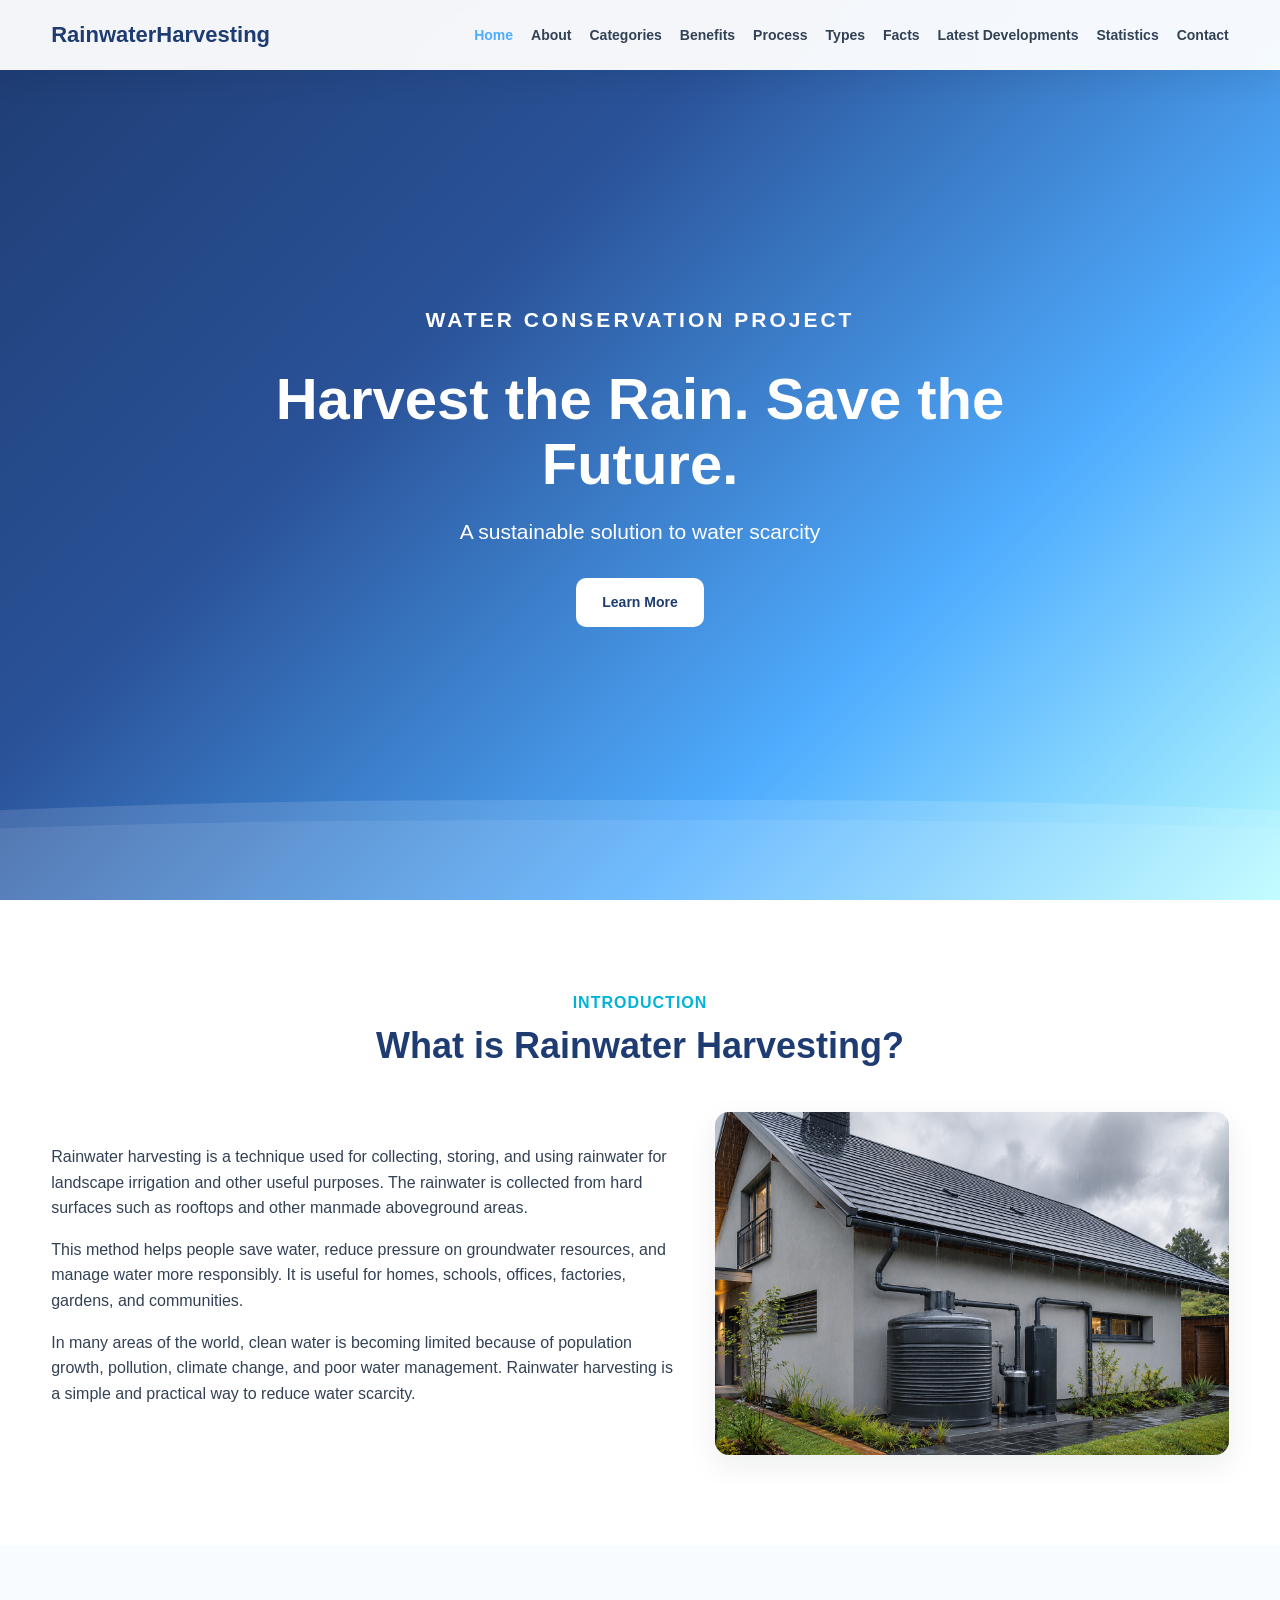
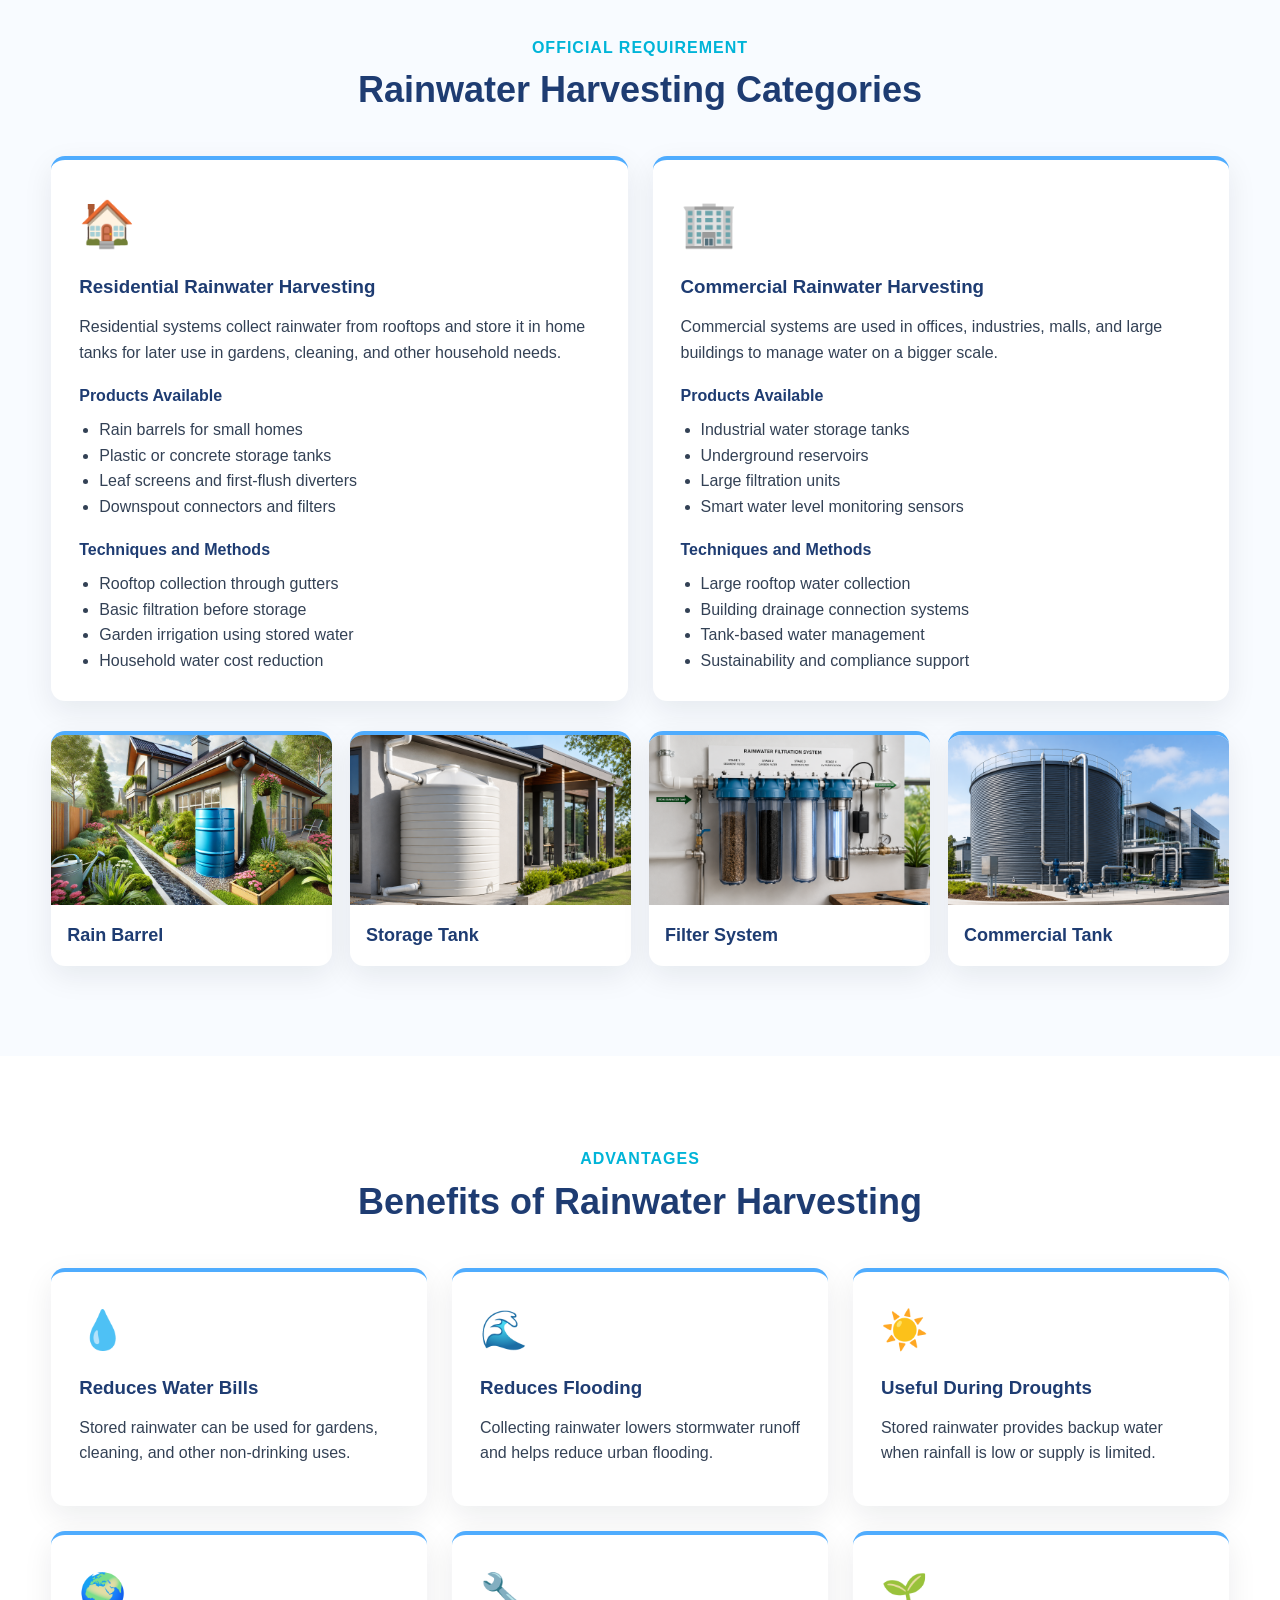
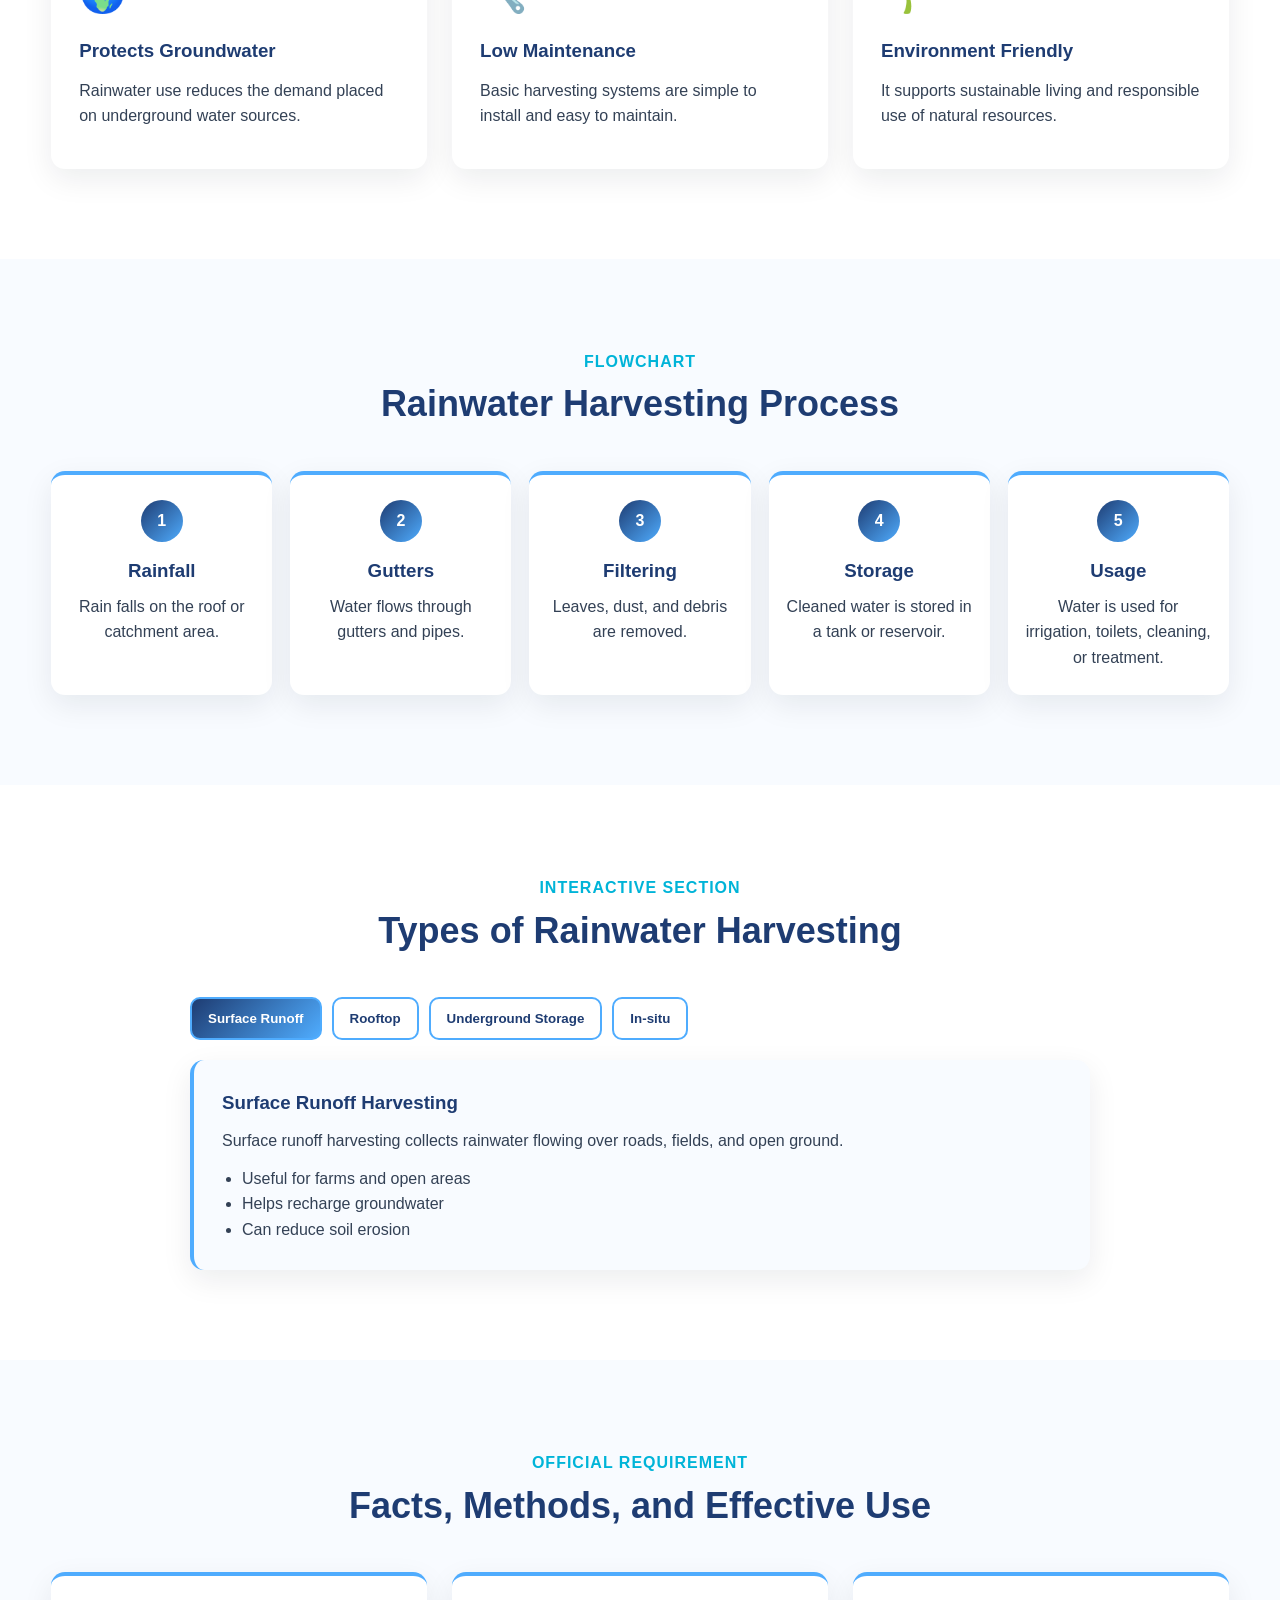
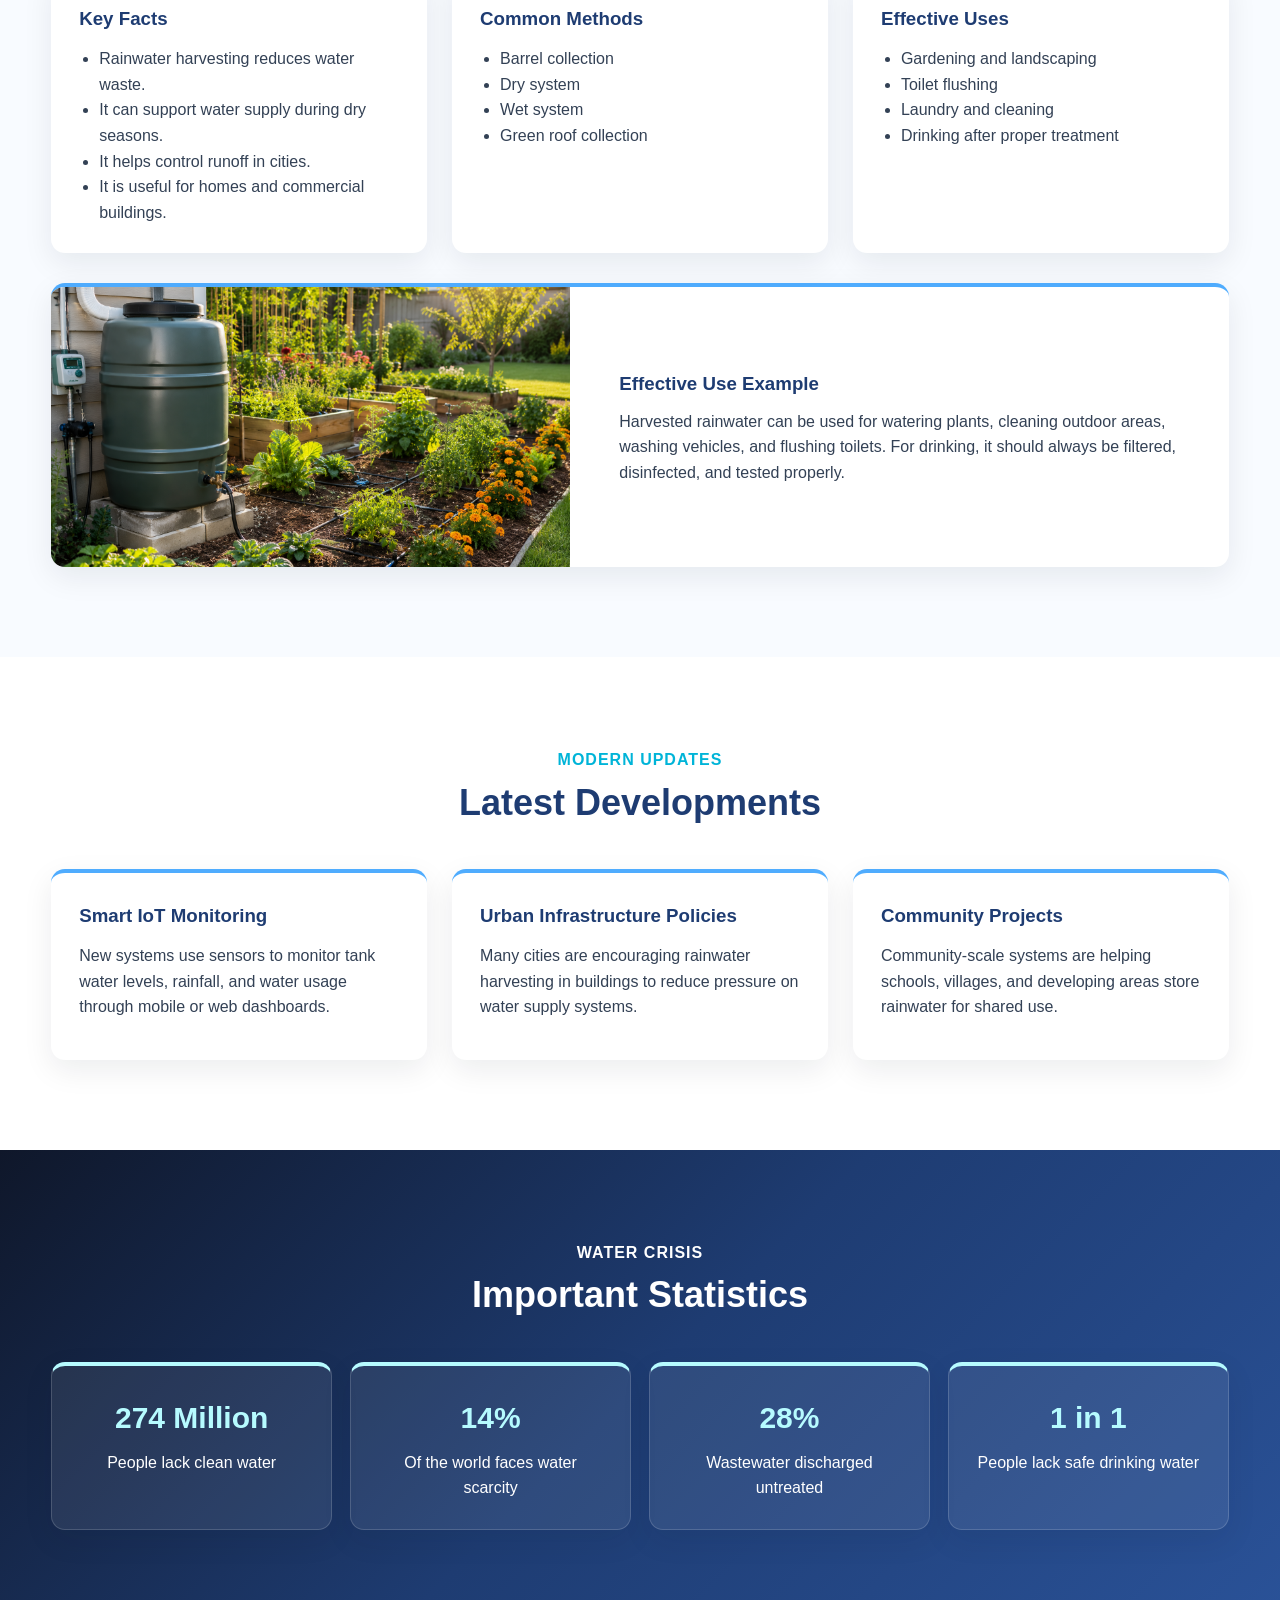
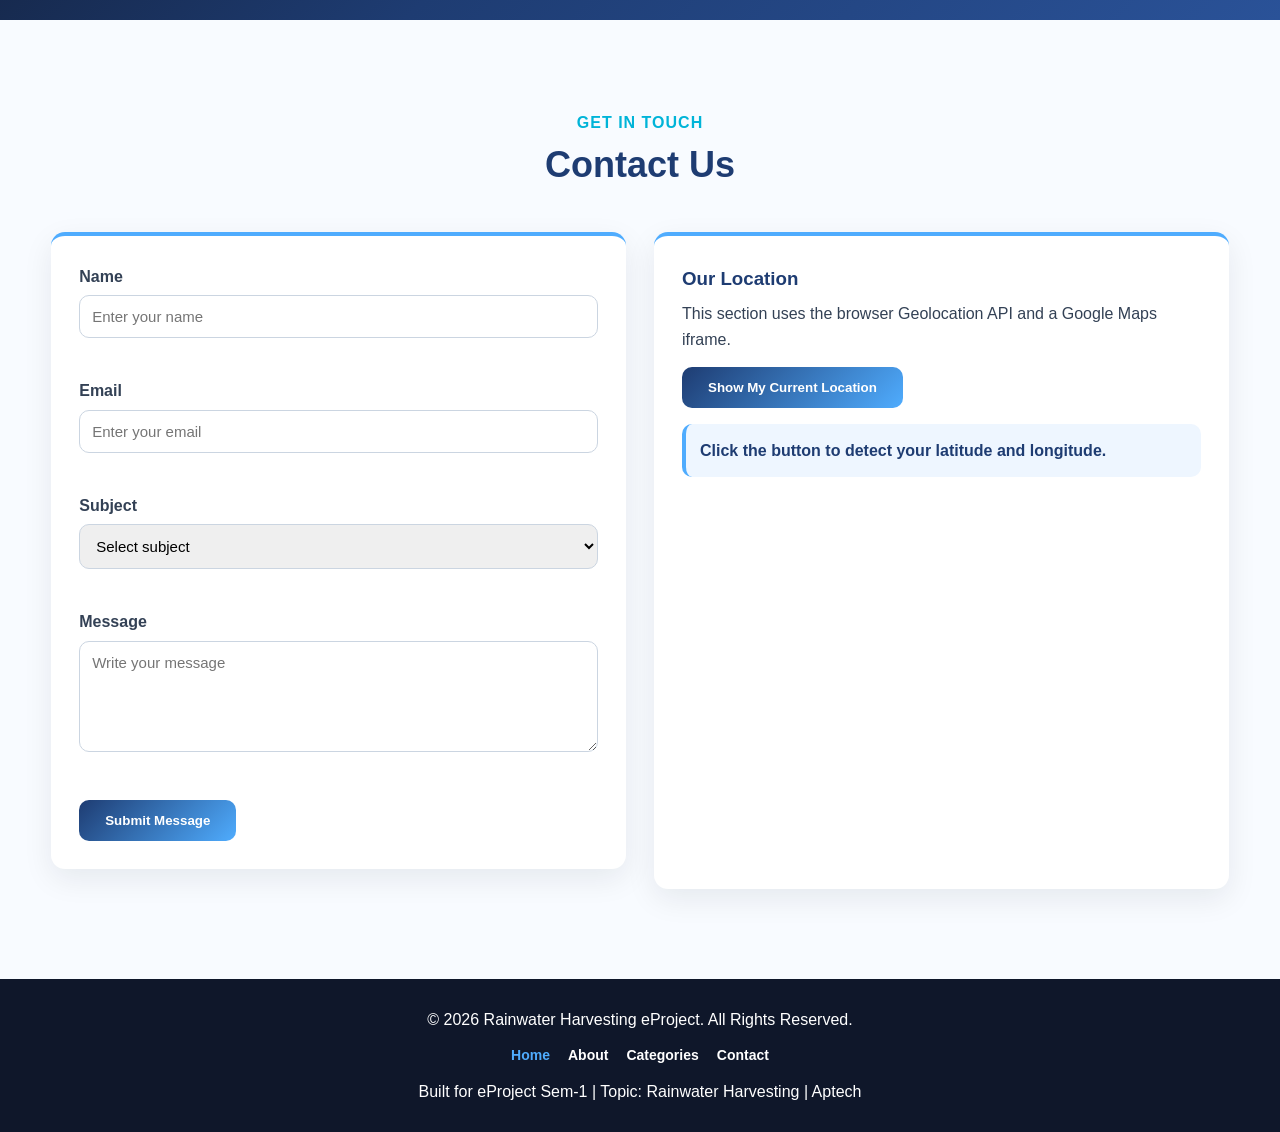
<file: index.html>
<!DOCTYPE html>
<html lang="en">

<head>
    <meta charset="UTF-8">
    <meta name="viewport" content="width=device-width, initial-scale=1.0">
    <title>Rainwater Harvesting eProject | Aptech Learning</title>
    <link rel="icon" type="image/svg+xml" href="assets/favicon.svg" />
    <meta name="description" content="A responsive Aptech rainwater harvesting eProject with educational sections, tabs, counters, contact form, geolocation, and Google Maps.">
    <link rel="canonical" href="https://fazal305.github.io/rainwater-harvesting-eproject/">

    <meta property="og:type" content="website">
    <meta property="og:url" content="https://fazal305.github.io/rainwater-harvesting-eproject/">
    <meta property="og:title" content="Rainwater Harvesting eProject | Aptech Learning">
    <meta property="og:description" content="A responsive Aptech rainwater harvesting eProject with educational sections, tabs, counters, contact form, geolocation, and Google Maps.">

    <meta name="twitter:card" content="summary_large_image">
    <meta name="twitter:title" content="Rainwater Harvesting eProject | Aptech Learning">
    <meta name="twitter:description" content="A responsive Aptech rainwater harvesting eProject with educational sections, tabs, counters, contact form, geolocation, and Google Maps.">

    <link rel="stylesheet" href="styles.css">
</head>

<body>

    <!-- Navigation Bar -->
    <header class="header">
        <nav class="navbar">
            <a href="#home" class="logo">RainwaterHarvesting</a>

            <button class="hamburger" id="hamburger" aria-label="Open navigation menu">
                ☰
            </button>

            <ul class="nav-links" id="navLinks">
                <li><a href="#home" class="nav-link active">Home</a></li>
                <li><a href="#about" class="nav-link">About</a></li>
                <li><a href="#categories" class="nav-link">Categories</a></li>
                <li><a href="#benefits" class="nav-link">Benefits</a></li>
                <li><a href="#process" class="nav-link">Process</a></li>
                <li><a href="#types" class="nav-link">Types</a></li>
                <li><a href="#facts" class="nav-link">Facts</a></li>
                <li><a href="#developments" class="nav-link">Latest Developments</a></li>
                <li><a href="#statistics" class="nav-link">Statistics</a></li>
                <li><a href="#contact" class="nav-link">Contact</a></li>
            </ul>
        </nav>
    </header>

    <!-- Hero Section -->
    <section class="hero section" id="home">
        <div class="hero-content">
            <p class="hero-tagline">Water Conservation Project</p>
            <h1>Harvest the Rain. Save the Future.</h1>
            <p>A sustainable solution to water scarcity</p>
            <a href="#about" class="btn primary-btn nav-link">Learn More</a>
        </div>
    </section>

    <!-- About Section -->
    <section class="about section" id="about">
        <div class="container">
            <div class="section-heading">
                <p class="small-title">Introduction</p>
                <h2>What is Rainwater Harvesting?</h2>
            </div>

            <div class="two-column">
                <div class="text-content">
                    <p>
                        Rainwater harvesting is a technique used for collecting, storing, and using rainwater
                        for landscape irrigation and other useful purposes. The rainwater is collected from
                        hard surfaces such as rooftops and other manmade aboveground areas.
                    </p>

                    <p>
                        This method helps people save water, reduce pressure on groundwater resources, and
                        manage water more responsibly. It is useful for homes, schools, offices, factories,
                        gardens, and communities.
                    </p>

                    <p>
                        In many areas of the world, clean water is becoming limited because of population
                        growth, pollution, climate change, and poor water management. Rainwater harvesting
                        is a simple and practical way to reduce water scarcity.
                    </p>
                </div>

                <div class="image-box">
                    <img src="images/rooftop-harvesting.jpg" alt="Rooftop rainwater harvesting system">
                </div>
            </div>
        </div>
    </section>

    <!-- Categories Section -->
    <section class="categories section" id="categories">
        <div class="container">
            <div class="section-heading">
                <p class="small-title">Official Requirement</p>
                <h2>Rainwater Harvesting Categories</h2>
            </div>

            <div class="card-grid two-card-grid">
                <article class="info-card">
                    <div class="card-icon">🏠</div>
                    <h3>Residential Rainwater Harvesting</h3>
                    <p>
                        Residential systems collect rainwater from rooftops and store it in home tanks
                        for later use in gardens, cleaning, and other household needs.
                    </p>

                    <h4>Products Available</h4>
                    <ul>
                        <li>Rain barrels for small homes</li>
                        <li>Plastic or concrete storage tanks</li>
                        <li>Leaf screens and first-flush diverters</li>
                        <li>Downspout connectors and filters</li>
                    </ul>

                    <h4>Techniques and Methods</h4>
                    <ul>
                        <li>Rooftop collection through gutters</li>
                        <li>Basic filtration before storage</li>
                        <li>Garden irrigation using stored water</li>
                        <li>Household water cost reduction</li>
                    </ul>
                </article>

                <article class="info-card">
                    <div class="card-icon">🏢</div>
                    <h3>Commercial Rainwater Harvesting</h3>
                    <p>
                        Commercial systems are used in offices, industries, malls, and large buildings
                        to manage water on a bigger scale.
                    </p>

                    <h4>Products Available</h4>
                    <ul>
                        <li>Industrial water storage tanks</li>
                        <li>Underground reservoirs</li>
                        <li>Large filtration units</li>
                        <li>Smart water level monitoring sensors</li>
                    </ul>

                    <h4>Techniques and Methods</h4>
                    <ul>
                        <li>Large rooftop water collection</li>
                        <li>Building drainage connection systems</li>
                        <li>Tank-based water management</li>
                        <li>Sustainability and compliance support</li>
                    </ul>
                </article>
            </div>

            <div class="image-gallery">
                <div class="gallery-card">
                    <img src="images/rain-barrel.jpg" alt="Rain barrel for residential use">
                    <h3>Rain Barrel</h3>
                </div>

                <div class="gallery-card">
                    <img src="images/storage-tank.jpg" alt="Water storage tank">
                    <h3>Storage Tank</h3>
                </div>

                <div class="gallery-card">
                    <img src="images/filter-system.jpg" alt="Rainwater filter system">
                    <h3>Filter System</h3>
                </div>

                <div class="gallery-card">
                    <img src="images/commercial-tank.jpg" alt="Commercial rainwater harvesting tank">
                    <h3>Commercial Tank</h3>
                </div>
            </div>
        </div>
    </section>

    <!-- Benefits Section -->
    <section class="benefits section" id="benefits">
        <div class="container">
            <div class="section-heading">
                <p class="small-title">Advantages</p>
                <h2>Benefits of Rainwater Harvesting</h2>
            </div>

            <div class="card-grid benefit-grid">
                <article class="benefit-card">
                    <span>💧</span>
                    <h3>Reduces Water Bills</h3>
                    <p>Stored rainwater can be used for gardens, cleaning, and other non-drinking uses.</p>
                </article>

                <article class="benefit-card">
                    <span>🌊</span>
                    <h3>Reduces Flooding</h3>
                    <p>Collecting rainwater lowers stormwater runoff and helps reduce urban flooding.</p>
                </article>

                <article class="benefit-card">
                    <span>☀️</span>
                    <h3>Useful During Droughts</h3>
                    <p>Stored rainwater provides backup water when rainfall is low or supply is limited.</p>
                </article>

                <article class="benefit-card">
                    <span>🌍</span>
                    <h3>Protects Groundwater</h3>
                    <p>Rainwater use reduces the demand placed on underground water sources.</p>
                </article>

                <article class="benefit-card">
                    <span>🔧</span>
                    <h3>Low Maintenance</h3>
                    <p>Basic harvesting systems are simple to install and easy to maintain.</p>
                </article>

                <article class="benefit-card">
                    <span>🌱</span>
                    <h3>Environment Friendly</h3>
                    <p>It supports sustainable living and responsible use of natural resources.</p>
                </article>
            </div>
        </div>
    </section>

    <!-- Process Section -->
    <section class="process section" id="process">
        <div class="container">
            <div class="section-heading">
                <p class="small-title">Flowchart</p>
                <h2>Rainwater Harvesting Process</h2>
            </div>

            <div class="process-flow">
                <div class="process-step">
                    <span>1</span>
                    <h3>Rainfall</h3>
                    <p>Rain falls on the roof or catchment area.</p>
                </div>

                <div class="process-step">
                    <span>2</span>
                    <h3>Gutters</h3>
                    <p>Water flows through gutters and pipes.</p>
                </div>

                <div class="process-step">
                    <span>3</span>
                    <h3>Filtering</h3>
                    <p>Leaves, dust, and debris are removed.</p>
                </div>

                <div class="process-step">
                    <span>4</span>
                    <h3>Storage</h3>
                    <p>Cleaned water is stored in a tank or reservoir.</p>
                </div>

                <div class="process-step">
                    <span>5</span>
                    <h3>Usage</h3>
                    <p>Water is used for irrigation, toilets, cleaning, or treatment.</p>
                </div>
            </div>
        </div>
    </section>

    <!-- Types Section -->
    <section class="types section" id="types">
        <div class="container">
            <div class="section-heading">
                <p class="small-title">Interactive Section</p>
                <h2>Types of Rainwater Harvesting</h2>
            </div>

            <div class="tabs">
                <div class="tab-buttons">
                    <button class="tab-btn active" data-tab="surface">Surface Runoff</button>
                    <button class="tab-btn" data-tab="rooftop">Rooftop</button>
                    <button class="tab-btn" data-tab="underground">Underground Storage</button>
                    <button class="tab-btn" data-tab="insitu">In-situ</button>
                </div>

                <div class="tab-content active" id="surface">
                    <h3>Surface Runoff Harvesting</h3>
                    <p>Surface runoff harvesting collects rainwater flowing over roads, fields, and open ground.</p>
                    <ul>
                        <li>Useful for farms and open areas</li>
                        <li>Helps recharge groundwater</li>
                        <li>Can reduce soil erosion</li>
                    </ul>
                </div>

                <div class="tab-content" id="rooftop">
                    <h3>Rooftop Rainwater Harvesting</h3>
                    <p>Rooftop harvesting collects water from roofs and sends it through pipes into tanks.</p>
                    <ul>
                        <li>Best for homes and buildings</li>
                        <li>Simple and affordable setup</li>
                        <li>Can be used for gardens and cleaning</li>
                    </ul>
                </div>

                <div class="tab-content" id="underground">
                    <h3>Underground Storage Systems</h3>
                    <p>Underground tanks store collected rainwater below the ground to save space.</p>
                    <ul>
                        <li>Good for large storage needs</li>
                        <li>Keeps water cooler</li>
                        <li>Protects tanks from sunlight</li>
                    </ul>
                </div>

                <div class="tab-content" id="insitu">
                    <h3>In-situ Rainwater Harvesting</h3>
                    <p>In-situ harvesting stores rainwater directly in the soil where it falls.</p>
                    <ul>
                        <li>Useful for agriculture</li>
                        <li>Improves soil moisture</li>
                        <li>Supports crop growth</li>
                    </ul>
                </div>
            </div>
        </div>
    </section>

    <!-- Facts and Methods Section -->
    <section class="facts section" id="facts">
        <div class="container">
            <div class="section-heading">
                <p class="small-title">Official Requirement</p>
                <h2>Facts, Methods, and Effective Use</h2>
            </div>

            <div class="three-column">
                <article class="info-card">
                    <h3>Key Facts</h3>
                    <ul>
                        <li>Rainwater harvesting reduces water waste.</li>
                        <li>It can support water supply during dry seasons.</li>
                        <li>It helps control runoff in cities.</li>
                        <li>It is useful for homes and commercial buildings.</li>
                    </ul>
                </article>

                <article class="info-card">
                    <h3>Common Methods</h3>
                    <ul>
                        <li>Barrel collection</li>
                        <li>Dry system</li>
                        <li>Wet system</li>
                        <li>Green roof collection</li>
                    </ul>
                </article>

                <article class="info-card">
                    <h3>Effective Uses</h3>
                    <ul>
                        <li>Gardening and landscaping</li>
                        <li>Toilet flushing</li>
                        <li>Laundry and cleaning</li>
                        <li>Drinking after proper treatment</li>
                    </ul>
                </article>
            </div>

            <div class="wide-image-card">
                <img src="images/garden-irrigation.jpg" alt="Garden irrigation using harvested rainwater">
                <div>
                    <h3>Effective Use Example</h3>
                    <p>
                        Harvested rainwater can be used for watering plants, cleaning outdoor areas,
                        washing vehicles, and flushing toilets. For drinking, it should always be filtered,
                        disinfected, and tested properly.
                    </p>
                </div>
            </div>
        </div>
    </section>

    <!-- Latest Developments Section -->
    <section class="developments section" id="developments">
        <div class="container">
            <div class="section-heading">
                <p class="small-title">Modern Updates</p>
                <h2>Latest Developments</h2>
            </div>

            <div class="card-grid three-card-grid">
                <article class="development-card">
                    <h3>Smart IoT Monitoring</h3>
                    <p>
                        New systems use sensors to monitor tank water levels, rainfall, and water usage
                        through mobile or web dashboards.
                    </p>
                </article>

                <article class="development-card">
                    <h3>Urban Infrastructure Policies</h3>
                    <p>
                        Many cities are encouraging rainwater harvesting in buildings to reduce pressure
                        on water supply systems.
                    </p>
                </article>

                <article class="development-card">
                    <h3>Community Projects</h3>
                    <p>
                        Community-scale systems are helping schools, villages, and developing areas store
                        rainwater for shared use.
                    </p>
                </article>
            </div>
        </div>
    </section>

    <!-- Statistics Section -->
    <section class="statistics section" id="statistics">
        <div class="container">
            <div class="section-heading light-heading">
                <p class="small-title">Water Crisis</p>
                <h2>Important Statistics</h2>
            </div>

            <div class="stats-grid">
                <div class="stat-box">
                    <h3><span class="counter" data-target="785">0</span> Million</h3>
                    <p>People lack clean water</p>
                </div>

                <div class="stat-box">
                    <h3><span class="counter" data-target="40">0</span>%</h3>
                    <p>Of the world faces water scarcity</p>
                </div>

                <div class="stat-box">
                    <h3><span class="counter" data-target="80">0</span>%</h3>
                    <p>Wastewater discharged untreated</p>
                </div>

                <div class="stat-box">
                    <h3>1 in <span class="counter" data-target="3">0</span></h3>
                    <p>People lack safe drinking water</p>
                </div>
            </div>
        </div>
    </section>

    <!-- Contact and Geolocation Section -->
    <section class="contact section" id="contact">
        <div class="container">
            <div class="section-heading">
                <p class="small-title">Get in Touch</p>
                <h2>Contact Us</h2>
            </div>

            <div class="contact-layout">
                <div class="contact-form-box">
                    <form id="contactForm" novalidate>
                        <div class="form-group">
                            <label for="name">Name</label>
                            <input type="text" id="name" name="name" placeholder="Enter your name">
                            <small class="error-message" id="nameError"></small>
                        </div>

                        <div class="form-group">
                            <label for="email">Email</label>
                            <input type="email" id="email" name="email" placeholder="Enter your email">
                            <small class="error-message" id="emailError"></small>
                        </div>

                        <div class="form-group">
                            <label for="subject">Subject</label>
                            <select id="subject" name="subject">
                                <option value="">Select subject</option>
                                <option value="General Query">General Query</option>
                                <option value="Technical Query">Technical Query</option>
                                <option value="Project Collaboration">Project Collaboration</option>
                            </select>
                            <small class="error-message" id="subjectError"></small>
                        </div>

                        <div class="form-group">
                            <label for="message">Message</label>
                            <textarea id="message" name="message" rows="5" placeholder="Write your message"></textarea>
                            <small class="error-message" id="messageError"></small>
                        </div>

                        <button type="submit" class="btn primary-btn form-btn">Submit Message</button>
                    </form>

                    <div class="success-message" id="successMessage">
                        Thank you! We will get back to you shortly.
                    </div>
                </div>

                <div class="map-box">
                    <h3>Our Location</h3>
                    <p>This section uses the browser Geolocation API and a Google Maps iframe.</p>

                    <button class="btn location-btn" id="locationBtn" type="button">
                        Show My Current Location
                    </button>

                    <div class="location-result" id="locationResult">
                        Click the button to detect your latitude and longitude.
                    </div>

                    <iframe title="Our Location Map"
                        src="https://www.google.com/maps?q=Aptech%20Learning%20Karachi&output=embed" loading="lazy">
                    </iframe>
                </div>
            </div>
        </div>
    </section>

    <!-- Footer -->
    <footer class="footer">
        <div class="container footer-content">
            <p>&copy; 2026 Rainwater Harvesting eProject. All Rights Reserved.</p>

            <div class="footer-links">
                <a href="#home" class="nav-link">Home</a>
                <a href="#about" class="nav-link">About</a>
                <a href="#categories" class="nav-link">Categories</a>
                <a href="#contact" class="nav-link">Contact</a>
            </div>

            <p>Built for eProject Sem-1 | Topic: Rainwater Harvesting | Aptech</p>
        </div>
    </footer>

    <script src="script.js"></script>
</body>

</html>
</file>
<file: styles.css>
:root {
  --primary: #1e3c72;
  --secondary: #4facfe;
  --accent: #00b4d8;
  --dark: #0f172a;
  --light: #f8fbff;
  --text: #334155;
  --white: #ffffff;
  --font: "Segoe UI", Arial, sans-serif;
  --radius: 10px;
  --shadow: 0 10px 30px rgba(15, 23, 42, 0.08);
}

* {
  margin: 0;
  padding: 0;
  box-sizing: border-box;
}

html {
  scroll-behavior: smooth;
}

body {
  font-family: var(--font);
  color: var(--text);
  line-height: 1.6;
  background-color: var(--white);
}

a {
  text-decoration: none;
}

ul {
  padding-left: 20px;
}

img {
  max-width: 100%;
  display: block;
}

/* Navigation Bar */
.header {
  width: 100%;
  background-color: rgba(255, 255, 255, 0.95);
  backdrop-filter: blur(10px);
  box-shadow: var(--shadow);
  position: fixed;
  top: 0;
  left: 0;
  z-index: 1000;
}

.navbar {
  width: 92%;
  max-width: 1200px;
  min-height: 70px;
  margin: auto;
  display: flex;
  justify-content: space-between;
  align-items: center;
}

.logo {
  color: var(--primary);
  font-size: 22px;
  font-weight: 800;
}

.nav-links {
  display: flex;
  align-items: center;
  gap: 18px;
  list-style: none;
  padding-left: 0;
}

.nav-link {
  color: var(--text);
  font-size: 14px;
  font-weight: 600;
  transition: color 0.3s ease;
}

.nav-link:hover,
.nav-link.active {
  color: var(--secondary);
}

.hamburger {
  display: none;
  background: none;
  border: none;
  color: var(--primary);
  font-size: 28px;
  cursor: pointer;
}

/* Reusable Layout */
.section {
  padding: 90px 0;
}

.container {
  width: 92%;
  max-width: 1200px;
  margin: auto;
}

.section-heading {
  text-align: center;
  margin-bottom: 45px;
}

.small-title {
  color: var(--accent);
  font-weight: 800;
  text-transform: uppercase;
  letter-spacing: 1px;
  margin-bottom: 8px;
}

.section-heading h2 {
  color: var(--primary);
  font-size: 36px;
  line-height: 1.2;
}

.light-heading h2,
.light-heading .small-title {
  color: var(--white);
}

.btn {
  display: inline-block;
  border: none;
  border-radius: var(--radius);
  padding: 13px 26px;
  font-weight: 800;
  cursor: pointer;
  transition:
    transform 0.3s ease,
    background-color 0.3s ease;
}

.primary-btn {
  background: var(--white);
  color: var(--primary);
}

.primary-btn:hover {
  background: #eef6ff;
  transform: translateY(-3px);
}

/* Hero Section */
.hero {
  min-height: 100vh;
  padding-top: 120px;
  background: linear-gradient(
    135deg,
    #1e3c72 0%,
    #2a5298 35%,
    #4facfe 70%,
    #b6fbff 100%
  );
  display: flex;
  justify-content: center;
  align-items: center;
  text-align: center;
  color: var(--white);
  position: relative;
  overflow: hidden;
}

.hero::before {
  content: "";
  position: absolute;
  width: 200%;
  height: 220px;
  background: rgba(255, 255, 255, 0.12);
  border-radius: 45%;
  bottom: -120px;
  left: -50%;
  animation: waveMove 14s linear infinite;
}

.hero::after {
  content: "";
  position: absolute;
  width: 200%;
  height: 180px;
  background: rgba(255, 255, 255, 0.08);
  border-radius: 45%;
  bottom: -100px;
  left: -50%;
  animation: waveMove 20s linear infinite reverse;
}

.hero-content {
  width: 92%;
  max-width: 820px;
  position: relative;
  z-index: 2;
}

.hero-tagline {
  text-transform: uppercase;
  letter-spacing: 3px;
  font-weight: 800;
  margin-bottom: 14px;
}

.hero h1 {
  font-size: 58px;
  line-height: 1.12;
  margin-bottom: 18px;
}

.hero p {
  font-size: 21px;
  margin-bottom: 30px;
}

@keyframes waveMove {
  from {
    transform: translateX(0);
  }

  to {
    transform: translateX(-25%);
  }
}

/* About Section */
.about {
  background-color: var(--white);
}

.two-column {
  display: grid;
  grid-template-columns: 1.1fr 0.9fr;
  gap: 35px;
  align-items: center;
}

.text-content p {
  margin-bottom: 16px;
}

.image-box {
  min-height: 320px;
  border-radius: 14px;
  background: linear-gradient(135deg, #eef6ff, #dff7ff);
  box-shadow: var(--shadow);
  overflow: hidden;
}

.image-box img {
  width: 100%;
  height: 100%;
  min-height: 320px;
  object-fit: cover;
}

/* Categories Section */
.categories {
  background-color: var(--light);
}

.card-grid {
  display: grid;
  gap: 25px;
}

.two-card-grid {
  grid-template-columns: repeat(2, 1fr);
}

.three-card-grid {
  grid-template-columns: repeat(3, 1fr);
}

.info-card,
.benefit-card,
.development-card,
.stat-box {
  background: var(--white);
  border-radius: 14px;
  box-shadow: var(--shadow);
  padding: 28px;
  border-top: 4px solid var(--secondary);
  transition:
    transform 0.3s ease,
    box-shadow 0.3s ease;
}

.info-card:hover,
.benefit-card:hover,
.development-card:hover {
  transform: translateY(-6px);
  box-shadow: 0 15px 35px rgba(15, 23, 42, 0.14);
}

.card-icon {
  font-size: 45px;
  margin-bottom: 12px;
}

.info-card h3,
.benefit-card h3,
.development-card h3 {
  color: var(--primary);
  margin-bottom: 12px;
}

.info-card h4 {
  color: var(--primary);
  margin-top: 18px;
  margin-bottom: 8px;
}

.info-card p,
.benefit-card p,
.development-card p {
  margin-bottom: 12px;
}

/* Image Gallery */
.image-gallery {
  display: grid;
  grid-template-columns: repeat(4, 1fr);
  gap: 18px;
  margin-top: 30px;
}

.gallery-card {
  background: var(--white);
  border-radius: 14px;
  box-shadow: var(--shadow);
  overflow: hidden;
  border-top: 4px solid var(--secondary);
}

.gallery-card img {
  width: 100%;
  height: 170px;
  object-fit: cover;
}

.gallery-card h3 {
  color: var(--primary);
  font-size: 18px;
  padding: 16px;
}

/* Benefits Section */
.benefits {
  background-color: var(--white);
}

.benefit-grid {
  grid-template-columns: repeat(3, 1fr);
}

.benefit-card span {
  font-size: 38px;
  display: inline-block;
  margin-bottom: 12px;
}

/* Process Section */
.process {
  background-color: var(--light);
}

.process-flow {
  display: grid;
  grid-template-columns: repeat(5, 1fr);
  gap: 18px;
}

.process-step {
  background-color: var(--white);
  border-radius: 14px;
  box-shadow: var(--shadow);
  padding: 25px 18px;
  text-align: center;
  border-top: 4px solid var(--secondary);
}

.process-step span {
  width: 42px;
  height: 42px;
  margin: 0 auto 14px;
  border-radius: 50%;
  background: linear-gradient(135deg, var(--primary), var(--secondary));
  color: var(--white);
  font-weight: 800;
  display: flex;
  justify-content: center;
  align-items: center;
}

.process-step h3 {
  color: var(--primary);
  margin-bottom: 8px;
}

/* Types Section */
.types {
  background-color: var(--white);
}

.tabs {
  max-width: 900px;
  margin: auto;
}

.tab-buttons {
  display: flex;
  flex-wrap: wrap;
  gap: 10px;
  margin-bottom: 20px;
}

.tab-btn {
  border: 2px solid var(--secondary);
  border-radius: var(--radius);
  background-color: var(--white);
  color: var(--primary);
  padding: 12px 16px;
  font-weight: 800;
  cursor: pointer;
  transition: all 0.3s ease;
}

.tab-btn:hover,
.tab-btn.active {
  background: linear-gradient(135deg, var(--primary), var(--secondary));
  color: var(--white);
}

.tab-content {
  display: none;
  background-color: var(--light);
  border-radius: 14px;
  padding: 28px;
  box-shadow: var(--shadow);
  border-left: 4px solid var(--secondary);
}

.tab-content.active {
  display: block;
}

.tab-content h3 {
  color: var(--primary);
  margin-bottom: 10px;
}

.tab-content p {
  margin-bottom: 12px;
}

/* Facts Section */
.facts {
  background-color: var(--light);
}

.three-column {
  display: grid;
  grid-template-columns: repeat(3, 1fr);
  gap: 25px;
}

.wide-image-card {
  margin-top: 30px;
  display: grid;
  grid-template-columns: 0.9fr 1.1fr;
  gap: 24px;
  align-items: center;
  background: var(--white);
  border-radius: 14px;
  box-shadow: var(--shadow);
  overflow: hidden;
  border-top: 4px solid var(--secondary);
}

.wide-image-card img {
  width: 100%;
  height: 280px;
  object-fit: cover;
}

.wide-image-card div {
  padding: 25px;
}

.wide-image-card h3 {
  color: var(--primary);
  margin-bottom: 10px;
}

/* Latest Developments Section */
.developments {
  background-color: var(--white);
}

/* Statistics Section */
.statistics {
  background: linear-gradient(135deg, #0f172a, #1e3c72, #2a5298);
  color: var(--white);
}

.stats-grid {
  display: grid;
  grid-template-columns: repeat(4, 1fr);
  gap: 18px;
}

.stat-box {
  background-color: rgba(255, 255, 255, 0.08);
  color: var(--white);
  text-align: center;
  border: 1px solid rgba(255, 255, 255, 0.16);
  border-top: 4px solid #b6fbff;
}

.stat-box h3 {
  color: #b6fbff;
  font-size: 30px;
  margin-bottom: 8px;
}

/* Contact Section */
.contact {
  background-color: var(--light);
}

.contact-layout {
  display: grid;
  grid-template-columns: 1fr 1fr;
  gap: 28px;
  align-items: start;
}

.contact-form-box,
.map-box {
  background-color: var(--white);
  border-radius: 14px;
  box-shadow: var(--shadow);
  padding: 28px;
  border-top: 4px solid var(--secondary);
}

.form-group {
  margin-bottom: 18px;
}

label {
  display: block;
  font-weight: 800;
  margin-bottom: 6px;
}

input,
select,
textarea {
  width: 100%;
  border: 1px solid #cbd5e1;
  border-radius: var(--radius);
  padding: 12px;
  font-family: var(--font);
  font-size: 15px;
}

input:focus,
select:focus,
textarea:focus {
  outline: 2px solid rgba(79, 172, 254, 0.28);
  border-color: var(--secondary);
}

.error-message {
  color: #c0392b;
  display: block;
  min-height: 18px;
  margin-top: 4px;
  font-size: 13px;
}

.success-message {
  display: none;
  background-color: #eef6ff;
  color: var(--primary);
  border-radius: var(--radius);
  padding: 18px;
  font-weight: 800;
  text-align: center;
}

.form-btn,
.location-btn {
  background: linear-gradient(135deg, var(--primary), var(--secondary));
  color: var(--white);
}

.form-btn:hover,
.location-btn:hover {
  background: linear-gradient(135deg, #17315f, #3b96df);
  transform: translateY(-3px);
}

.location-result {
  background: #eef6ff;
  color: var(--primary);
  border-left: 4px solid var(--secondary);
  border-radius: var(--radius);
  padding: 14px;
  margin: 16px 0;
  font-weight: 700;
}

.map-box h3 {
  color: var(--primary);
  margin-bottom: 8px;
}

.map-box p {
  margin-bottom: 14px;
}

iframe {
  width: 100%;
  height: 360px;
  border: 0;
  border-radius: var(--radius);
}

/* Footer */
.footer {
  background-color: var(--dark);
  color: var(--white);
  text-align: center;
  padding: 28px 0;
}

.footer-content {
  display: grid;
  gap: 12px;
}

.footer-links {
  display: flex;
  justify-content: center;
  gap: 18px;
  flex-wrap: wrap;
}

.footer-links a {
  color: var(--white);
}

.footer-links a:hover {
  color: var(--secondary);
}

/* Tablet Responsive */
@media (max-width: 768px) {
  .hamburger {
    display: block;
  }

  .nav-links {
    width: 100%;
    background-color: var(--white);
    box-shadow: var(--shadow);
    position: absolute;
    top: 70px;
    left: 0;
    display: none;
    flex-direction: column;
    padding: 20px;
    gap: 14px;
  }

  .nav-links.show {
    display: flex;
  }

  .hero h1 {
    font-size: 42px;
  }

  .two-column,
  .two-card-grid,
  .three-column,
  .contact-layout,
  .wide-image-card {
    grid-template-columns: 1fr;
  }

  .benefit-grid,
  .three-card-grid,
  .stats-grid,
  .image-gallery {
    grid-template-columns: repeat(2, 1fr);
  }

  .process-flow {
    grid-template-columns: 1fr;
  }
}

/* Mobile Responsive */
@media (max-width: 480px) {
  .section {
    padding: 70px 0;
  }

  .logo {
    font-size: 18px;
  }

  .hero h1 {
    font-size: 34px;
  }

  .hero p {
    font-size: 17px;
  }

  .section-heading h2 {
    font-size: 28px;
  }

  .benefit-grid,
  .three-card-grid,
  .stats-grid,
  .image-gallery {
    grid-template-columns: 1fr;
  }

  .tab-buttons {
    flex-direction: column;
  }

  .tab-btn {
    width: 100%;
  }

  iframe {
    height: 280px;
  }
}
</file>
